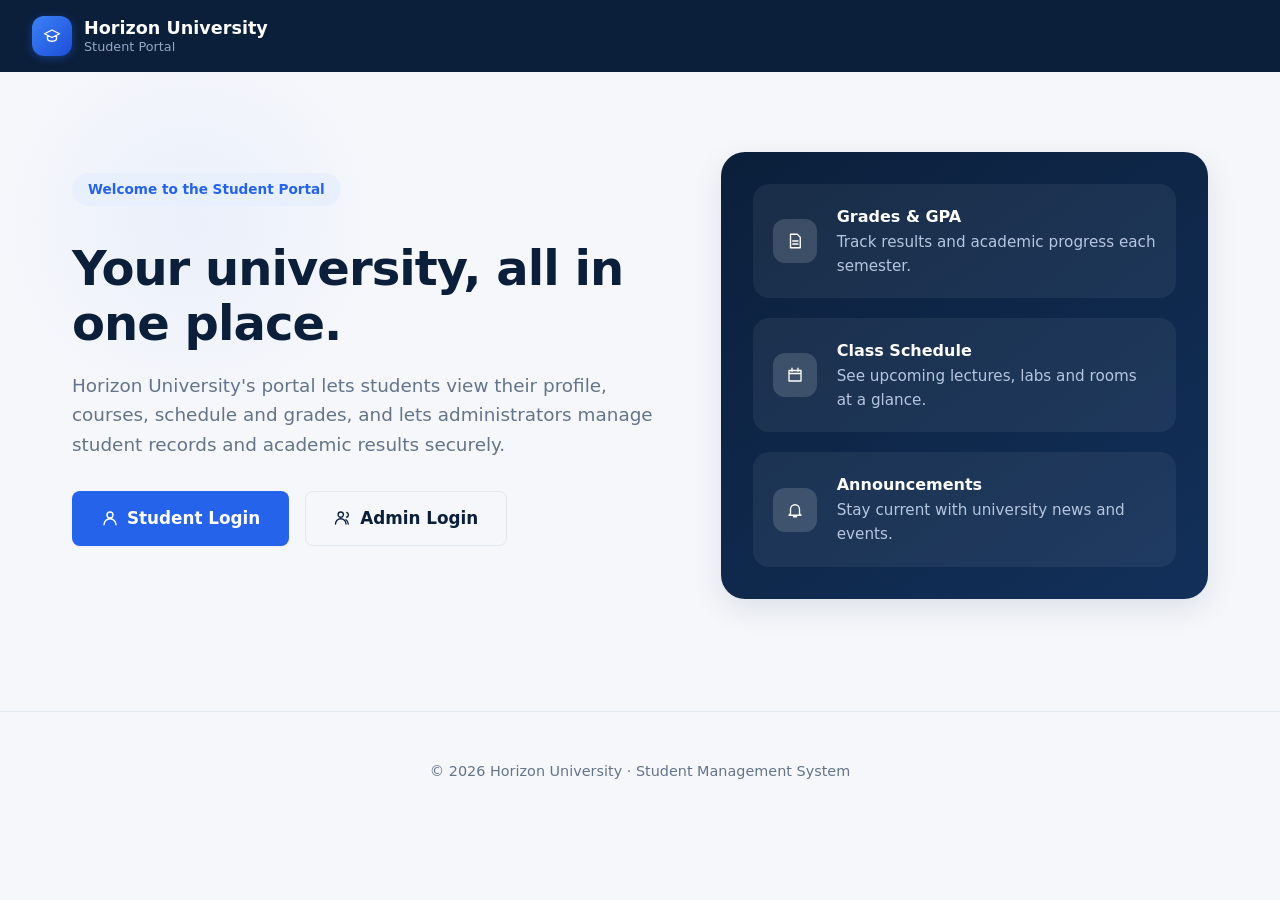
<file: index.html>
<!DOCTYPE html>
<html lang="en">
<head>
  <meta charset="UTF-8">
  <meta name="viewport" content="width=device-width, initial-scale=1.0">
  <meta name="description" content="Horizon University Student Portal — View your profile, courses, schedule, and grades.">
  <title>Welcome | Horizon University</title>
  <link rel="stylesheet" href="css/style.css?v=3">
</head>
<body data-page="home">
  <header class="navbar">
    <a class="logo" href="index.html">
      <span class="logo-mark" data-icon="cap"></span>
      <span>Horizon University<small>Student Portal</small></span>
    </a>
  </header>

  <section class="hero">
    <div>
      <span class="pill">Welcome to the Student Portal</span>
      <h1>Your university, all in one place.</h1>
      <p>Horizon University's portal lets students view their profile, courses, schedule and grades, and lets administrators manage student records and academic results securely.</p>
      <div class="hero-actions">
        <a class="btn btn-lg" href="student-login.html" data-icon="user">Student Login</a>
        <a class="btn btn-lg btn-outline" href="admin-login.html" data-icon="users">Admin Login</a>
      </div>
    </div>
    <div class="hero-panel">
      <div class="feature">
        <span class="card-icon" data-icon="grades"></span>
        <div><strong>Grades &amp; GPA</strong><p>Track results and academic progress each semester.</p></div>
      </div>
      <div class="feature">
        <span class="card-icon" data-icon="calendar"></span>
        <div><strong>Class Schedule</strong><p>See upcoming lectures, labs and rooms at a glance.</p></div>
      </div>
      <div class="feature">
        <span class="card-icon" data-icon="bell"></span>
        <div><strong>Announcements</strong><p>Stay current with university news and events.</p></div>
      </div>
    </div>
  </section>

  <footer class="footer">&copy; 2026 Horizon University &middot; Student Management System</footer>
  <script src="js/data.js"></script>
  <script src="js/api.js"></script>
  <script src="js/main.js"></script>
  <script src="js/auth.js"></script>
  <script src="js/student.js"></script>
  <script src="js/admin.js"></script>
</body>
</html>
</file>
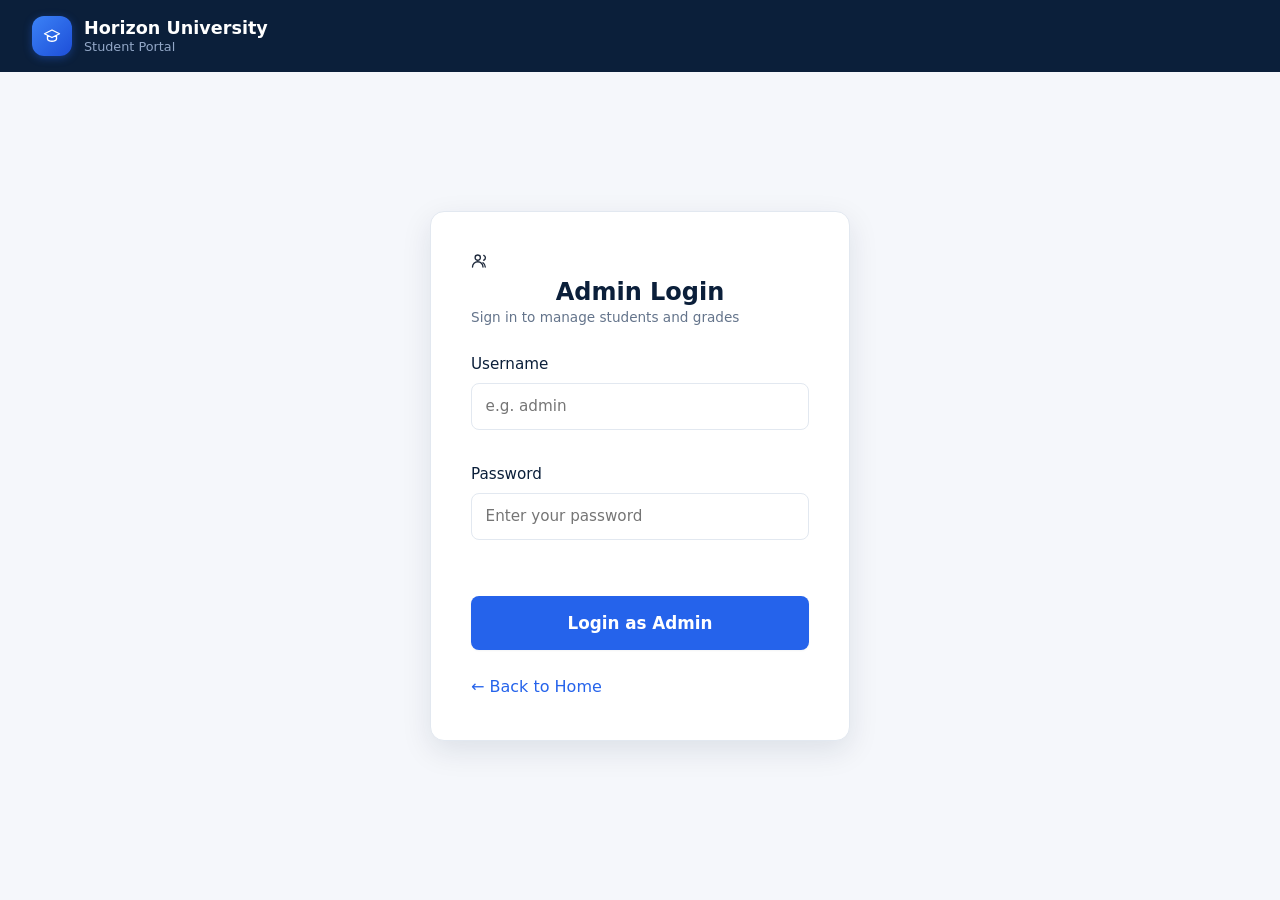
<file: admin-login.html>
<!DOCTYPE html>
<html lang="en">
<head>
  <meta charset="UTF-8">
  <meta name="viewport" content="width=device-width, initial-scale=1.0">
  <title>Admin Login | Horizon University</title>
  <link rel="stylesheet" href="css/style.css?v=3">
</head>
<body data-page="admin-login">
  <header class="navbar">
    <a class="logo" href="index.html">
      <span class="logo-mark" data-icon="cap"></span>
      <span>Horizon University<small>Student Portal</small></span>
    </a>
  </header>

  <div class="center-page">
    <form class="card login-card" id="login-form" novalidate>
      <div class="login-header">
        <div class="login-icon" data-icon="users"></div>
        <h2>Admin Login</h2>
        <p class="hint">Sign in to manage students and grades</p>
      </div>
      <label class="field">
        <span>Username</span>
        <input name="username" autocomplete="username" placeholder="e.g. admin">
      </label>
      <label class="field">
        <span>Password</span>
        <input name="password" type="password" autocomplete="current-password" placeholder="Enter your password">
      </label>
      <p class="error" id="login-error"></p>
      <button class="btn btn-lg" type="submit">Login as Admin</button>
      <a href="index.html" class="back-link">&larr; Back to Home</a>
    </form>
  </div>

  <script src="js/data.js"></script>
  <script src="js/api.js"></script>
  <script src="js/main.js"></script>
  <script src="js/auth.js"></script>
  <script src="js/student.js"></script>
  <script src="js/admin.js"></script>
</body>
</html>
</file>
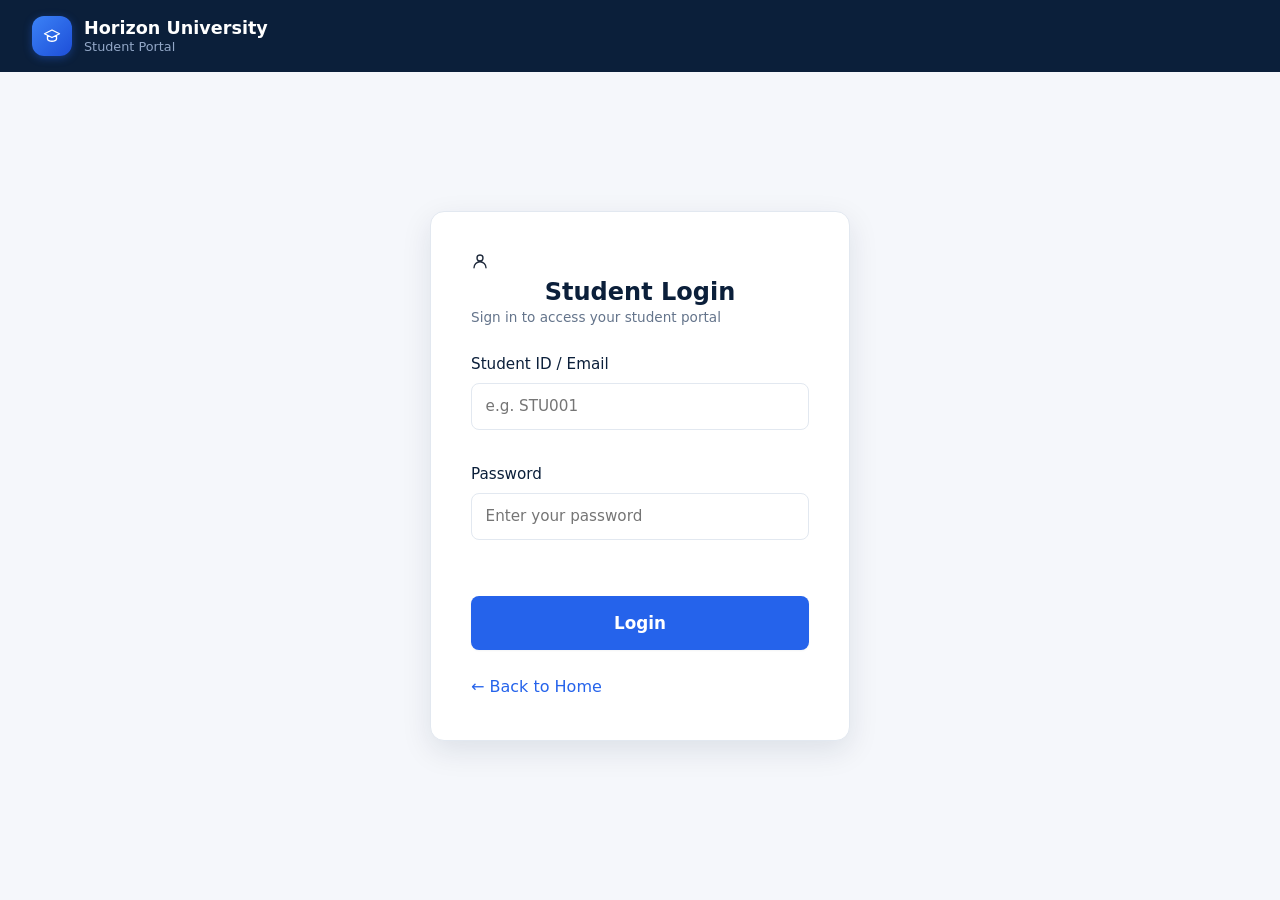
<file: student-login.html>
<!DOCTYPE html>
<html lang="en">
<head>
  <meta charset="UTF-8">
  <meta name="viewport" content="width=device-width, initial-scale=1.0">
  <title>Student Login | Horizon University</title>
  <link rel="stylesheet" href="css/style.css?v=3">
</head>
<body data-page="student-login">
  <header class="navbar">
    <a class="logo" href="index.html">
      <span class="logo-mark" data-icon="cap"></span>
      <span>Horizon University<small>Student Portal</small></span>
    </a>
  </header>

  <div class="center-page">
    <form class="card login-card" id="login-form" novalidate>
      <div class="login-header">
        <div class="login-icon" data-icon="user"></div>
        <h2>Student Login</h2>
        <p class="hint">Sign in to access your student portal</p>
      </div>
      <label class="field">
        <span>Student ID / Email</span>
        <input name="identifier" autocomplete="username" placeholder="e.g. STU001">
      </label>
      <label class="field">
        <span>Password</span>
        <input name="password" type="password" autocomplete="current-password" placeholder="Enter your password">
      </label>
      <p class="error" id="login-error"></p>
      <button class="btn btn-lg" type="submit">Login</button>
      <a href="index.html" class="back-link">&larr; Back to Home</a>
    </form>
  </div>

  <script src="js/data.js"></script>
  <script src="js/api.js"></script>
  <script src="js/main.js"></script>
  <script src="js/auth.js"></script>
  <script src="js/student.js"></script>
  <script src="js/admin.js"></script>
</body>
</html>
</file>
<file: css/style.css>
/* ===== Tokens & base ===== */
:root {
  /* Colors */
  --navy: #0b1f3a;
  --navy-2: #12305a;
  --blue: #2563eb;
  --sky: #e8f0fe;
  --bg: #f5f7fb;
  --text: #1e293b;
  --muted: #64748b;
  --border: #e2e8f0;
  
  /* Utilities */
  --shadow-sm: 0 1px 2px rgba(11, 31, 58, 0.05);
  --shadow: 0 4px 12px rgba(11, 31, 58, 0.06);
  --shadow-lg: 0 10px 30px rgba(11, 31, 58, 0.1);
  --radius: 14px;
  --radius-sm: 8px;
  --transition: 0.2s cubic-bezier(0.4, 0, 0.2, 1);
}

/* Base resets & typography */
* {
  box-sizing: border-box;
}

body {
  margin: 0;
  font-family: system-ui, -apple-system, "Segoe UI", Roboto, "Helvetica Neue", sans-serif;
  background: var(--bg);
  color: var(--text);
  line-height: 1.6;
  -webkit-font-smoothing: antialiased;
}

a {
  color: var(--blue);
  text-decoration: none;
  transition: color var(--transition);
}

a:hover {
  color: #1d4ed8;
}

h1, h2, h3, h4, h5, h6 {
  color: var(--navy);
  margin-top: 0;
  font-weight: 700;
  line-height: 1.2;
}

h1 {
  margin-bottom: 1rem;
  font-size: 1.8rem;
}

h2 {
  margin-bottom: 0.75rem;
  font-size: 1.3rem;
}

p {
  margin: 0 0 1rem;
}

small {
  display: block;
  color: var(--muted);
  font-size: 0.85rem;
}

.error {
  color: #dc2626;
  margin: 0;
}

/* ===== Brand / navbar ===== */
.navbar {
  background: var(--navy);
  padding: 1rem 2rem;
  display: flex;
  align-items: center;
  justify-content: space-between;
}

.logo {
  display: flex;
  align-items: center;
  gap: 0.75rem;
  color: #fff;
  font-weight: 700;
  font-size: 1.1rem;
  line-height: 1.2;
}

.logo small {
  color: #93a8c8;
  font-weight: 400;
  font-size: 0.8rem;
}

.logo-mark {
  display: grid;
  place-items: center;
  width: 40px;
  height: 40px;
  border-radius: 12px;
  background: linear-gradient(135deg, #3b82f6, #1d4ed8);
  box-shadow: 0 2px 8px rgba(37, 99, 235, 0.4);
}

/* ===== Buttons ===== */
.btn {
  display: inline-flex;
  align-items: center;
  justify-content: center;
  gap: 0.5rem;
  background: var(--blue);
  color: #fff;
  border: 1px solid transparent;
  border-radius: var(--radius-sm);
  padding: 0.6rem 1.2rem;
  font: inherit;
  font-size: 0.95rem;
  font-weight: 600;
  cursor: pointer;
  transition: all var(--transition);
  box-shadow: var(--shadow-sm);
  text-decoration: none;
}

.btn:hover:not(:disabled) {
  background: #1d4ed8;
  box-shadow: 0 4px 12px rgba(29, 78, 216, 0.2);
  transform: translateY(-1px);
}

.btn:active:not(:disabled) {
  transform: translateY(1px);
}

.btn:disabled {
  opacity: 0.6;
  cursor: not-allowed;
  box-shadow: none;
}

.btn-light {
  background: var(--sky);
  color: var(--blue);
}

.btn-light:hover:not(:disabled) {
  background: #d6e4fd;
  box-shadow: 0 4px 12px rgba(37, 99, 235, 0.1);
}

.btn-danger {
  background: #dc2626;
}

.btn-danger:hover:not(:disabled) {
  background: #b91c1c;
  box-shadow: 0 4px 12px rgba(220, 38, 38, 0.2);
}

.btn-outline {
  background: transparent;
  color: var(--navy);
  border: 1px solid var(--border);
  box-shadow: none;
}

.btn-outline:hover:not(:disabled) {
  background: var(--bg);
  border-color: var(--navy);
  color: var(--navy);
}

.btn-sm {
  padding: 0.4rem 0.8rem;
  font-size: 0.85rem;
}

.btn-lg {
  padding: 0.8rem 1.75rem;
  font-size: 1.05rem;
}

/* ===== Landing ===== */
.hero {
  max-width: 1200px;
  margin: 0 auto;
  padding: 5rem 2rem;
  display: grid;
  grid-template-columns: 1.2fr 1fr;
  gap: 4rem;
  align-items: center;
  position: relative;
}

/* Subtle background pattern for hero */
.hero::before {
  content: "";
  position: absolute;
  top: -50px;
  left: -50px;
  width: 400px;
  height: 400px;
  background: radial-gradient(circle, rgba(37, 99, 235, 0.05) 0%, transparent 70%);
  z-index: -1;
}

.hero h1 {
  font-size: 3rem;
  line-height: 1.15;
  margin: 1.2rem 0;
  letter-spacing: -0.02em;
}

.hero p {
  color: var(--muted);
  font-size: 1.15rem;
  margin-bottom: 2rem;
}

.hero-actions {
  display: flex;
  gap: 1rem;
  flex-wrap: wrap;
  margin-bottom: 2rem;
}

.pill {
  background: var(--sky);
  color: var(--blue);
  padding: 0.35rem 1rem;
  border-radius: 999px;
  font-size: 0.85rem;
  font-weight: 600;
  display: inline-block;
  margin-bottom: 1rem;
}

.hero-panel {
  background: linear-gradient(145deg, var(--navy), var(--navy-2));
  border-radius: 24px;
  padding: 2rem;
  display: flex;
  flex-direction: column;
  gap: 1.25rem;
  box-shadow: var(--shadow-lg);
}

.feature {
  display: flex;
  gap: 1.25rem;
  align-items: center;
  background: rgba(255, 255, 255, 0.06);
  border-radius: 16px;
  padding: 1.25rem;
  color: #fff;
  transition: transform var(--transition), background var(--transition);
}

.feature:hover {
  transform: translateX(5px);
  background: rgba(255, 255, 255, 0.1);
}

.feature p {
  margin: 0;
  color: #b6c6e0;
  font-size: 0.95rem;
}

.footer {
  text-align: center;
  color: var(--muted);
  font-size: 0.9rem;
  padding: 3rem 1rem;
  border-top: 1px solid var(--border);
  margin-top: 2rem;
}

/* ===== Cards & grids ===== */
.card {
  display: flex;
  flex-direction: column;
  position: relative;
  background: #fff;
  border: 1px solid var(--border);
  border-radius: var(--radius);
  padding: 1.5rem;
  color: inherit;
  box-shadow: var(--shadow);
  margin-bottom: 1.25rem;
  transition: box-shadow var(--transition), transform var(--transition);
}

.card h3 {
  margin: 0 0 0.75rem;
  font-size: 0.85rem;
  color: var(--muted);
  text-transform: uppercase;
  letter-spacing: 0.05em;
  font-weight: 600;
}

.card-value {
  margin: 0;
  font-size: 2rem;
  font-weight: 700;
  color: var(--navy);
  line-height: 1;
}

.card-icon {
  display: inline-grid;
  place-items: center;
  width: 44px;
  height: 44px;
  border-radius: 12px;
  background: var(--sky);
  color: var(--blue);
  margin-bottom: 1rem;
  flex-shrink: 0;
  font-size: 1.2rem;
}

.feature .card-icon {
  margin: 0;
  background: rgba(255, 255, 255, 0.15);
  color: #fff;
}

.card-link {
  transition: border-color var(--transition), transform var(--transition), box-shadow var(--transition);
  cursor: pointer;
}

.card-link:hover {
  border-color: var(--blue);
  transform: translateY(-4px);
  box-shadow: var(--shadow-lg);
}

.grid {
  display: grid;
  grid-template-columns: repeat(auto-fit, minmax(240px, 1fr));
  gap: 1.5rem;
  margin-bottom: 1.5rem;
}

.grid .card, .two-col .card {
  margin-bottom: 0;
}

.two-col {
  display: grid;
  grid-template-columns: 1fr 1fr;
  gap: 1.5rem;
  margin-bottom: 1.5rem;
}

.welcome {
  margin-bottom: 2rem;
}

.welcome h1 {
  margin-bottom: 0.5rem;
}

.welcome p {
  color: var(--muted);
  font-size: 1.05rem;
}

.list {
  list-style: none;
  margin: 0;
  padding: 0;
}

.list li {
  display: flex;
  justify-content: space-between;
  align-items: center;
  gap: 1rem;
  padding: 0.85rem 0;
  border-bottom: 1px solid var(--border);
  transition: background var(--transition);
}

.list li:hover {
  background: rgba(245, 247, 251, 0.5);
  border-radius: 4px;
  padding-left: 0.5rem;
  padding-right: 0.5rem;
  margin-left: -0.5rem;
  margin-right: -0.5rem;
}

.list li:last-child {
  border-bottom: 0;
}

.news h2 {
  margin: 0.5rem 0;
}

.news p {
  color: var(--muted);
  margin: 0;
  font-size: 0.95rem;
}

/* ===== Profile ===== */
.profile-head {
  display: flex;
  flex-direction: column;
  align-items: center;
  justify-content: center;
  text-align: center;
  gap: 1rem;
  padding: 2rem 1.5rem;
  border-bottom: 1px solid var(--border);
  margin-bottom: 1.5rem;
}

.profile-head .avatar {
  margin: 0 auto;
}

.profile-head > div:not(.avatar) {
  display: flex;
  flex-direction: column;
  align-items: center;
  text-align: center;
}

.profile-head h2 {
  margin: 0 0 0.5rem;
  text-align: center;
}

.profile-head p {
  color: var(--muted);
  margin: 0 0 0.75rem;
  text-align: center;
}

.avatar {
  width: 72px;
  height: 72px;
  border-radius: 50%;
  background: linear-gradient(135deg, #3b82f6, var(--navy));
  color: #fff;
  display: flex !important;
  align-items: center !important;
  justify-content: center !important;
  text-align: center;
  line-height: 1 !important;
  font-size: 1.5rem;
  font-weight: 700;
  box-shadow: var(--shadow-sm);
}

.profile {
  display: grid;
  grid-template-columns: repeat(auto-fit, minmax(200px, 1fr));
  gap: 1.5rem;
  margin: 0;
}

.profile div {
  display: flex;
  flex-direction: column;
}

.profile dt {
  font-size: 0.8rem;
  color: var(--muted);
  text-transform: uppercase;
  letter-spacing: 0.05em;
  margin-bottom: 0.25rem;
}

.profile dd {
  margin: 0;
  font-weight: 600;
  font-size: 1.05rem;
  color: var(--navy);
}

/* ===== Forms & toolbar ===== */
.field {
  display: flex;
  flex-direction: column;
  gap: 0.4rem;
  margin-bottom: 1rem;
  font-size: 0.95rem;
  font-weight: 500;
}

label {
  color: var(--navy);
}

input, select, textarea {
  padding: 0.65rem 0.85rem;
  border: 1px solid var(--border);
  border-radius: var(--radius-sm);
  font: inherit;
  background: #fff;
  color: var(--text);
  transition: border-color var(--transition), box-shadow var(--transition);
}

input:focus, select:focus, textarea:focus {
  outline: none;
  border-color: var(--blue);
  box-shadow: 0 0 0 3px rgba(37, 99, 235, 0.15);
}

input[readonly] {
  background: #f1f5f9;
  color: var(--muted);
  cursor: not-allowed;
}

.toolbar {
  display: flex;
  gap: 1rem;
  flex-wrap: wrap;
  align-items: center;
  margin-bottom: 1.5rem;
}

.toolbar .btn {
  margin-left: auto;
}

.search {
  flex: 1;
  min-width: 240px;
  max-width: 400px;
  display: flex;
  align-items: center;
  gap: 0.75rem;
  background: #fff;
  border: 1px solid var(--border);
  border-radius: var(--radius-sm);
  padding: 0 0.85rem;
  color: var(--muted);
  transition: border-color var(--transition), box-shadow var(--transition);
}

.search:focus-within {
  border-color: var(--blue);
  box-shadow: 0 0 0 3px rgba(37, 99, 235, 0.15);
}

.search input {
  border: 0;
  flex: 1;
  outline: 0;
  background: transparent;
  padding: 0.65rem 0;
}

.login-card {
  width: 100%;
  max-width: 420px;
  display: flex;
  flex-direction: column;
  gap: 1.5rem;
  padding: 2.5rem;
  background: #fff;
  border-radius: var(--radius);
  box-shadow: var(--shadow-lg);
  border: 1px solid var(--border);
}

.login-card h2 {
  margin: 0;
  text-align: center;
  font-size: 1.5rem;
}

.login-card .field {
  margin-bottom: 0.5rem;
}

.hint {
  margin: 0;
  font-size: 0.85rem;
  color: var(--muted);
}

.center-page {
  min-height: calc(100vh - 72px);
  display: grid;
  place-items: center;
  padding: 1rem;
}

/* ===== Dashboard layout ===== */
.layout {
  display: flex;
  min-height: 100vh;
}

.sidebar {
  width: 260px;
  flex-shrink: 0;
  background: var(--navy);
  padding: 1.5rem 1rem;
  display: flex;
  flex-direction: column;
  gap: 1.5rem;
  transition: transform var(--transition);
  z-index: 30;
}

.side-title {
  color: #93a8c8;
  font-size: 0.75rem;
  text-transform: uppercase;
  letter-spacing: 0.1em;
  margin: 1rem 0.75rem 0.5rem;
  font-weight: 600;
}

.sidebar nav {
  display: flex;
  flex-direction: column;
  gap: 0.25rem;
}

.sidebar a, .sidebar button {
  display: flex;
  align-items: center;
  gap: 0.85rem;
  color: #cbd5e1;
  background: none;
  border: 0;
  border-radius: var(--radius-sm);
  padding: 0.75rem 0.85rem;
  text-align: left;
  font: inherit;
  font-size: 0.95rem;
  cursor: pointer;
  transition: all var(--transition);
}

.sidebar a:hover, .sidebar button:hover {
  background: rgba(255, 255, 255, 0.08);
  color: #fff;
  transform: translateX(4px);
}

.sidebar a.active {
  background: var(--blue);
  color: #fff;
  font-weight: 500;
}

.content {
  flex: 1;
  min-width: 0;
  padding: 2.5rem;
  height: 100vh;
  overflow-y: auto;
  scroll-behavior: smooth;
}

/* ===== Tables ===== */
.table-wrap {
  overflow-x: auto;
  background: #fff;
  border: 1px solid var(--border);
  border-radius: var(--radius);
  box-shadow: var(--shadow);
}

table {
  width: 100%;
  border-collapse: collapse;
}

th, td {
  padding: 1rem 1.25rem;
  text-align: left;
  border-bottom: 1px solid var(--border);
  white-space: nowrap;
}

th {
  background: #f8fafc;
  font-size: 0.8rem;
  font-weight: 600;
  color: var(--muted);
  text-transform: uppercase;
  letter-spacing: 0.04em;
  position: sticky;
  top: 0;
  z-index: 1;
}

tbody tr {
  transition: background var(--transition);
}

tbody tr:hover {
  background: #f1f5f9;
}

tr:last-child td {
  border-bottom: 0;
}

.actions {
  display: flex;
  gap: 0.5rem;
}

.badge {
  display: inline-flex;
  align-items: center;
  padding: 0.25rem 0.75rem;
  border-radius: 999px;
  font-size: 0.75rem;
  font-weight: 600;
  letter-spacing: 0.02em;
}

.badge.ok {
  background: #dcfce7;
  color: #166534;
  border: 1px solid #bbf7d0;
}

.badge.bad {
  background: #fee2e2;
  color: #991b1b;
  border: 1px solid #fecaca;
}

.badge.info {
  background: var(--sky);
  color: var(--blue);
  border: 1px solid #bfdbfe;
}

/* ===== Modal ===== */
.overlay {
  position: fixed;
  inset: 0;
  background: rgba(11, 31, 58, 0.6);
  backdrop-filter: blur(2px);
  display: grid;
  place-items: center;
  padding: 1rem;
  z-index: 50;
  animation: fadeIn 0.2s ease-out forwards;
}

.modal {
  background: #fff;
  border-radius: var(--radius);
  padding: 2rem;
  width: 100%;
  max-width: 500px;
  max-height: 90vh;
  overflow-y: auto;
  box-shadow: var(--shadow-lg);
  animation: slideUp 0.3s cubic-bezier(0.175, 0.885, 0.32, 1.275) forwards;
}

.modal h2 {
  margin-bottom: 1.5rem;
  font-size: 1.4rem;
}

.form-actions {
  display: flex;
  justify-content: flex-end;
  gap: 0.75rem;
  margin-top: 1.5rem;
  padding-top: 1.5rem;
  border-top: 1px solid var(--border);
}

@keyframes fadeIn {
  from { opacity: 0; }
  to { opacity: 1; }
}

@keyframes slideUp {
  from { opacity: 0; transform: translateY(20px) scale(0.95); }
  to { opacity: 1; transform: translateY(0) scale(1); }
}

/* ===== Vanilla-JS additions ===== */
.main {
  flex: 1;
  min-width: 0;
  display: flex;
  flex-direction: column;
}

.topbar {
  display: flex;
  justify-content: space-between;
  align-items: center;
  background: #fff;
  border-bottom: 1px solid var(--border);
  padding: 1rem 2.5rem;
  position: sticky;
  top: 0;
  z-index: 20;
}

.topbar h2 {
  margin: 0;
  font-size: 1.2rem;
}

.topbar-right {
  display: flex;
  align-items: center;
  gap: 1rem;
}

.menu-toggle {
  display: none;
  background: transparent;
  border: none;
  font-size: 1.5rem;
  color: var(--navy);
  cursor: pointer;
}

.sidebar-close {
  display: none !important;
}

.user-chip {
  display: flex;
  align-items: center;
  gap: 0.75rem;
  font-size: 0.95rem;
  font-weight: 500;
  color: var(--navy);
}

.avatar.sm {
  width: 36px;
  height: 36px;
  font-size: 1rem;
}

.field-error {
  color: #dc2626;
  font-size: 0.85rem;
  min-height: 0;
  margin-top: 0.2rem;
}

.toasts {
  position: fixed;
  right: 1.5rem;
  bottom: 1.5rem;
  display: flex;
  flex-direction: column;
  gap: 0.75rem;
  z-index: 100;
}

.toast {
  background: var(--navy);
  color: #fff;
  padding: 1rem 1.25rem;
  border-radius: var(--radius-sm);
  box-shadow: var(--shadow-lg);
  animation: slideInRight 0.3s cubic-bezier(0.175, 0.885, 0.32, 1.275) forwards;
  display: flex;
  align-items: center;
  gap: 0.5rem;
  font-weight: 500;
}

.toast.bad {
  background: #dc2626;
}

@keyframes slideInRight {
  from { opacity: 0; transform: translateX(100%) translateY(8px); }
  to { opacity: 1; transform: translateX(0) translateY(0); }
}

/* ===== Responsive ===== */
@media (max-width: 1024px) {
  .sidebar { width: 220px; }
  .hero { gap: 2.5rem; }
  .hero h1 { font-size: 2.4rem; }
  .content { padding: 1.5rem; }
  .topbar { padding: 1rem 1.5rem; }
}

@media (max-width: 768px) {
  .hero { grid-template-columns: 1fr; padding: 3rem 1.5rem; }
  .hero-panel { padding: 1.5rem; }
  .two-col { grid-template-columns: 1fr; }
  .layout { flex-direction: column; overflow-x: hidden; }
  
  .sidebar {
    position: fixed;
    left: 0;
    top: 0;
    bottom: 0;
    transform: translateX(-100%);
    width: 260px;
    box-shadow: var(--shadow-lg);
  }
  
  /* Mobile menu toggle class added by JS */
  .sidebar.open {
    transform: translateX(0);
  }

  .sidebar-close {
    display: flex !important;
    align-items: center;
    justify-content: center;
    position: absolute;
    top: 1rem;
    right: 1rem;
    background: rgba(255, 255, 255, 0.1);
    border: 1px solid rgba(255, 255, 255, 0.2);
    color: #fff;
    border-radius: var(--radius-sm);
    width: 34px;
    height: 34px;
    cursor: pointer;
    padding: 0;
    transition: background var(--transition);
  }
  .sidebar-close:hover {
    background: rgba(255, 255, 255, 0.25);
  }
  
  .sidebar nav { flex-direction: column; }
  .side-title { display: block; }
  
  .menu-toggle { display: block; }
  
  .content {
    padding: 1.5rem 1rem;
    height: auto;
  }
  
  .toolbar {
    flex-direction: column;
    align-items: stretch;
  }
  
  .toolbar .btn {
    margin-left: 0;
    width: 100%;
  }
  
  .search {
    max-width: none;
  }
  
  .topbar { padding: 1rem; }
  
  .grid {
    grid-template-columns: 1fr;
  }
}
</file>
